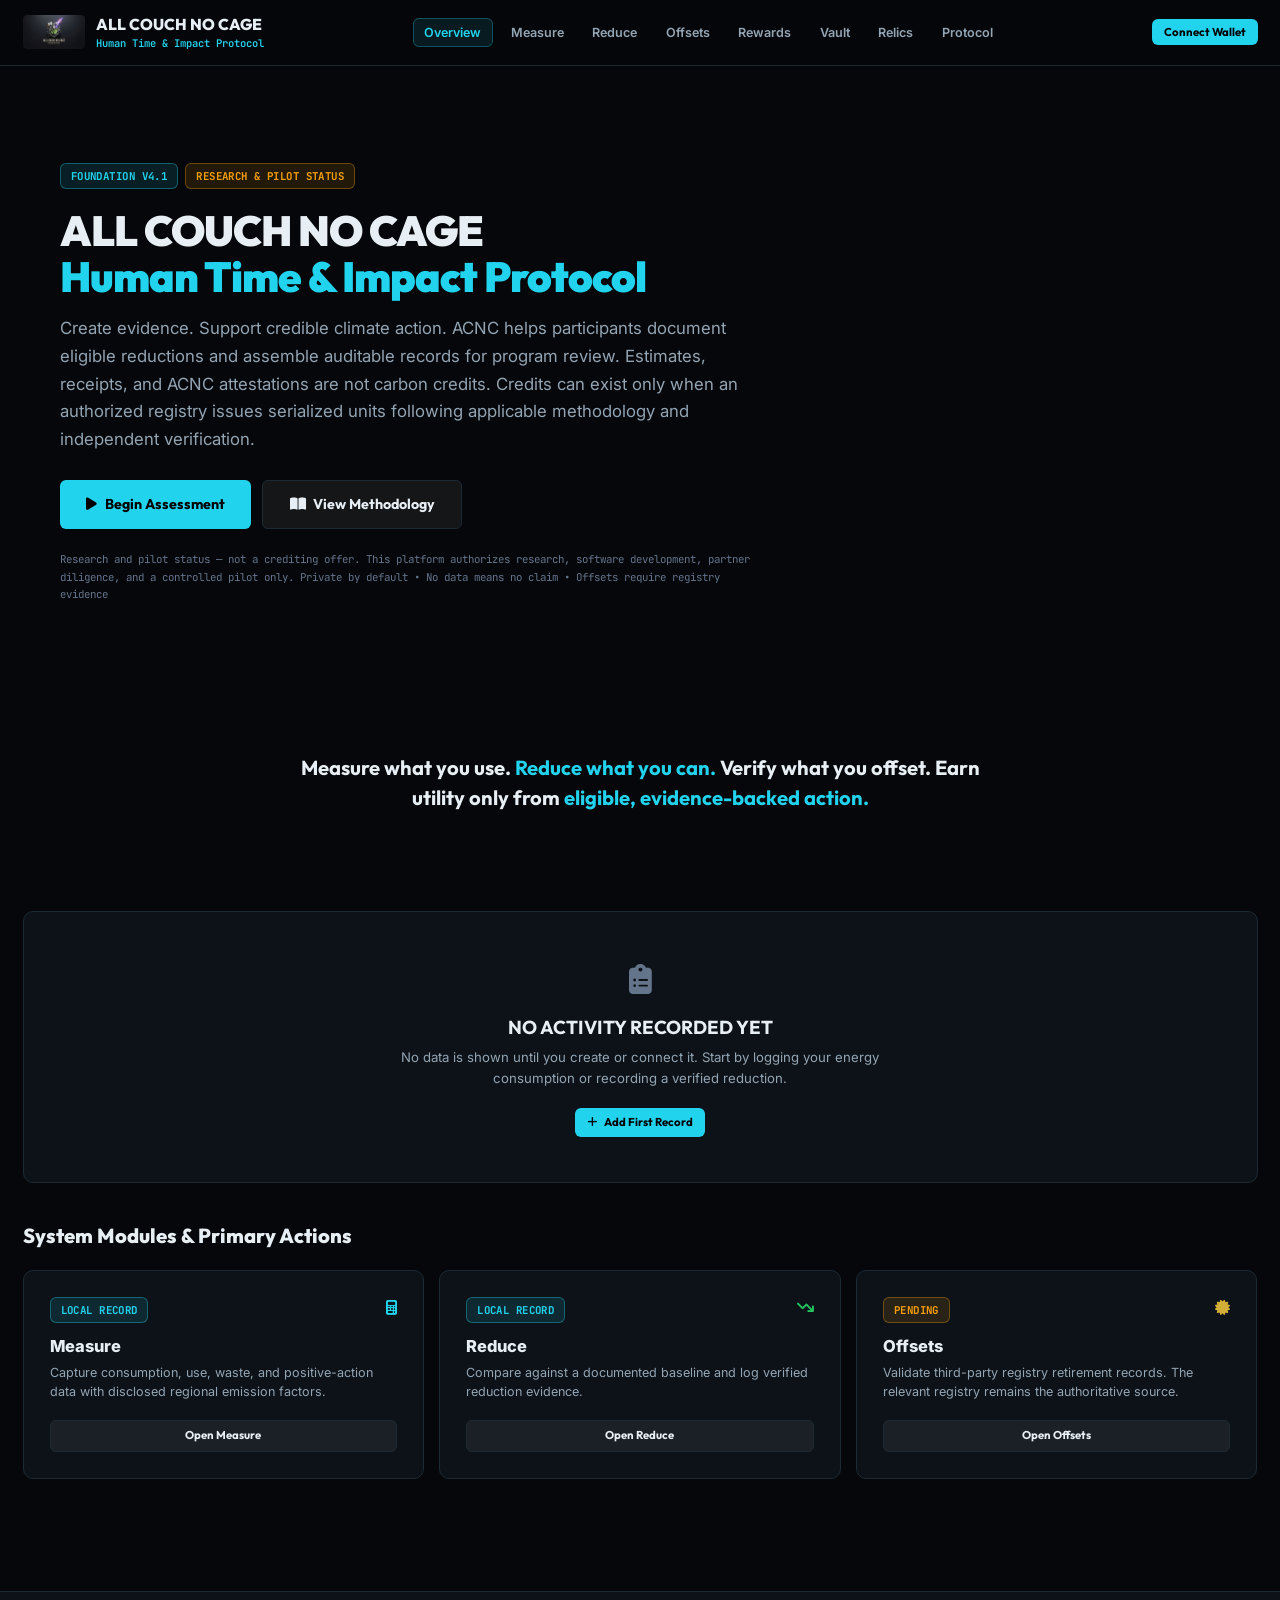
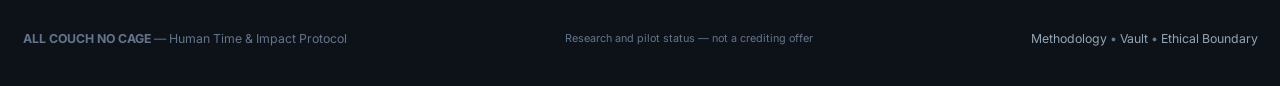
<file: apps/web/index.html>
<!DOCTYPE html>
<html lang="en">
<head>
  <meta charset="UTF-8" />
  <meta name="viewport" content="width=device-width, initial-scale=1.0" />
  <title>Overview — ALL COUCH NO CAGE</title>
  <meta name="description" content="Evidence-first human time, resource-use, reduction, and verified-offset ledger. Private by default." />
  
  <link rel="preconnect" href="https://fonts.googleapis.com" />
  <link rel="preconnect" href="https://fonts.gstatic.com" crossorigin />
  <link href="https://fonts.googleapis.com/css2?family=Outfit:wght@600;700;800;900&family=Inter:wght@400;500;600;700&family=JetBrains+Mono:wght@400;500;700&display=swap" rel="stylesheet" />
  <link rel="stylesheet" href="https://cdnjs.cloudflare.com/ajax/libs/font-awesome/6.4.0/css/all.min.css" />
  <link rel="stylesheet" href="assets/css/app.css" />
  <style>
    .video-hero {
      position: relative;
      width: 100%;
      border-radius: 16px;
      overflow: hidden;
      margin-bottom: 2.5rem;
      min-height: 420px;
    }
    .video-hero video {
      position: absolute;
      top: 0; left: 0;
      width: 100%; height: 100%;
      object-fit: cover;
      z-index: 0;
      opacity: 0.45;
    }
    .video-hero-overlay {
      position: relative;
      z-index: 1;
      padding: 4rem 2.5rem 3.5rem;
      background: linear-gradient(180deg, rgba(5,7,10,0.55) 0%, rgba(5,7,10,0.85) 100%);
    }
    .video-hero h1 {
      font-family: var(--font-display);
      font-size: 2.8rem;
      font-weight: 900;
      line-height: 1.1;
      margin-bottom: 1rem;
      letter-spacing: -1px;
    }
    .video-hero .hero-sub {
      font-size: 1.12rem;
      color: var(--text-secondary);
      max-width: 680px;
      line-height: 1.65;
      margin-bottom: 1.75rem;
    }
    .video-hero .hero-disclaimer {
      font-family: var(--font-mono);
      font-size: 0.72rem;
      color: var(--text-muted);
      margin-top: 1.5rem;
      line-height: 1.6;
      max-width: 700px;
    }
    .infinity-strip {
      position: relative;
      width: 100%;
      border-radius: 12px;
      overflow: hidden;
      margin-bottom: 2.5rem;
      height: 180px;
    }
    .infinity-strip video {
      position: absolute;
      top: 50%; left: 0;
      width: 100%;
      transform: translateY(-50%);
      object-fit: cover;
      opacity: 0.55;
    }
    .infinity-strip-overlay {
      position: relative;
      z-index: 1;
      display: flex;
      align-items: center;
      justify-content: center;
      height: 100%;
      background: linear-gradient(90deg, rgba(5,7,10,0.7) 0%, rgba(5,7,10,0.3) 50%, rgba(5,7,10,0.7) 100%);
      text-align: center;
      padding: 1rem;
    }
    .infinity-strip-overlay p {
      font-family: var(--font-display);
      font-size: 1.35rem;
      font-weight: 700;
      color: var(--text-primary);
      max-width: 700px;
      line-height: 1.5;
    }
    .infinity-strip-overlay p span {
      color: var(--status-local);
    }
    .controls-grid {
      display: grid;
      grid-template-columns: repeat(3, 1fr);
      gap: 1rem;
      margin-bottom: 2.5rem;
    }
    @media (max-width: 768px) {
      .video-hero h1 { font-size: 2rem; }
      .video-hero-overlay { padding: 2.5rem 1.5rem 2rem; }
      .controls-grid { grid-template-columns: 1fr; }
    }
  </style>
</head>
<body data-page="overview">

  <div class="ambient-glow glow-cyan"></div>
  <div class="ambient-glow glow-gold"></div>

  <!-- Header Navigation -->
  <header class="header-nav">
    <div class="nav-inner">
      <a href="index.html" class="brand-link">
        <img src="assets/images/official_logo.png" alt="Logo" class="brand-logo" />
        <div>
          <span class="brand-title">ALL COUCH NO CAGE</span>
          <span class="brand-subtitle">Human Time & Impact Protocol</span>
        </div>
      </a>

      <ul class="nav-menu">
        <li><a href="index.html" class="active">Overview</a></li>
        <li><a href="measure.html">Measure</a></li>
        <li><a href="reduce.html">Reduce</a></li>
        <li><a href="offsets.html">Offsets</a></li>
        <li><a href="rewards.html">Rewards</a></li>
        <li><a href="vault.html">Vault</a></li>
        <li><a href="relics.html">Relics</a></li>
        <li><a href="protocol.html">Protocol</a></li>
      </ul>

      <div>
        <button class="btn btn-primary btn-sm" id="globalWalletBtn">Connect Wallet</button>
      </div>
    </div>
  </header>

  <main class="main-content">
    
    <!-- Cinematic Video Hero -->
    <div class="video-hero">
      <video autoplay muted loop playsinline>
        <source src="assets/video/hero-cinematic.mp4" type="video/mp4" />
      </video>
      <div class="video-hero-overlay">
        <div style="display: flex; gap: 0.5rem; margin-bottom: 1.25rem; flex-wrap: wrap;">
          <span class="badge badge-local">FOUNDATION v4.1</span>
          <span class="badge badge-pending">RESEARCH & PILOT STATUS</span>
        </div>

        <h1>
          ALL COUCH NO CAGE<br />
          <span style="color: var(--status-local);">Human Time & Impact Protocol</span>
        </h1>

        <p class="hero-sub">
          Create evidence. Support credible climate action. ACNC helps participants document eligible reductions and assemble auditable records for program review. Estimates, receipts, and ACNC attestations are not carbon credits. Credits can exist only when an authorized registry issues serialized units following applicable methodology and independent verification.
        </p>

        <div style="display: flex; gap: 0.75rem; flex-wrap: wrap;">
          <a href="measure.html" class="btn btn-primary btn-lg">
            <i class="fa-solid fa-play"></i> Begin Assessment
          </a>
          <a href="protocol.html" class="btn btn-secondary btn-lg">
            <i class="fa-solid fa-book-open"></i> View Methodology
          </a>
        </div>

        <div class="hero-disclaimer">
          Research and pilot status — not a crediting offer. This platform authorizes research, software development, partner diligence, and a controlled pilot only. Private by default • No data means no claim • Offsets require registry evidence
        </div>
      </div>
    </div>

    <!-- Infinity Symbol Visual Strip -->
    <div class="infinity-strip">
      <video autoplay muted loop playsinline>
        <source src="assets/video/infinity-symbol.mp4" type="video/mp4" />
      </video>
      <div class="infinity-strip-overlay">
        <p>
          Measure what you use. <span>Reduce what you can.</span> Verify what you offset.
          Earn utility only from <span>eligible, evidence-backed action.</span>
        </p>
      </div>
    </div>

    <!-- Honest Default Empty State Banner -->
    <div id="overviewEmptyBanner" class="panel" style="text-align: center; padding: 3rem 1.5rem; margin-bottom: 2.5rem;">
      <div style="font-size: 2rem; color: var(--status-nodata); margin-bottom: 0.75rem;">
        <i class="fa-solid fa-clipboard-list"></i>
      </div>
      <h3 style="font-family: var(--font-display); font-size: 1.25rem; font-weight: 700; margin-bottom: 0.4rem;">
        NO ACTIVITY RECORDED YET
      </h3>
      <p style="color: var(--text-secondary); font-size: 0.88rem; max-width: 500px; margin: 0 auto 1.25rem; line-height: 1.6;">
        No data is shown until you create or connect it. Start by logging your energy consumption or recording a verified reduction.
      </p>
      <a href="measure.html" class="btn btn-primary btn-sm">
        <i class="fa-solid fa-plus"></i> Add First Record
      </a>
    </div>

    <!-- Summary Grid (Appears only after records exist) -->
    <div id="overviewSummaryGrid" class="grid-4" style="display: none; margin-bottom: 2.5rem;">
      <div class="panel">
        <div class="form-label">Focus Points</div>
        <div style="font-size: 1.8rem; font-weight: 800; font-family: var(--font-mono); color: var(--status-local);" id="overviewFocusPts">0</div>
        <div style="font-size: 0.72rem; color: var(--text-muted); margin-top: 0.25rem;">Deep work & learning</div>
      </div>

      <div class="panel">
        <div class="form-label">Impact Points</div>
        <div style="font-size: 1.8rem; font-weight: 800; font-family: var(--font-mono); color: var(--status-live);" id="overviewImpactPts">0</div>
        <div style="font-size: 0.72rem; color: var(--text-muted); margin-top: 0.25rem;">Documented reductions</div>
      </div>

      <div class="panel">
        <div class="form-label">Contribution Points</div>
        <div style="font-size: 1.8rem; font-weight: 800; font-family: var(--font-mono); color: var(--status-verified);" id="overviewOffsetPts">0</div>
        <div style="font-size: 0.72rem; color: var(--text-muted); margin-top: 0.25rem;">Registry-confirmed retirements</div>
      </div>

      <div class="panel">
        <div class="form-label">Eligible VTIME</div>
        <div style="font-size: 1.8rem; font-weight: 800; font-family: var(--font-mono); color: var(--status-local);" id="overviewVTime">0.00 VTIME</div>
        <div style="font-size: 0.72rem; color: var(--text-muted); margin-top: 0.25rem;">Closed-loop utility credit (not a carbon credit)</div>
      </div>
    </div>

    <!-- System Modules -->
    <h2 style="font-family: var(--font-display); font-size: 1.35rem; font-weight: 800; margin-bottom: 1.25rem;">
      System Modules & Primary Actions
    </h2>

    <div class="controls-grid">
      <div class="panel">
        <div style="display: flex; justify-content: space-between; margin-bottom: 0.75rem;">
          <span class="badge badge-local">LOCAL RECORD</span>
          <span style="color: var(--status-local);"><i class="fa-solid fa-calculator"></i></span>
        </div>
        <h3 style="font-size: 1.1rem; font-weight: 800; margin-bottom: 0.35rem;">Measure</h3>
        <p style="font-size: 0.84rem; color: var(--text-secondary); margin-bottom: 1.25rem;">
          Capture consumption, use, waste, and positive-action data with disclosed regional emission factors.
        </p>
        <a href="measure.html" class="btn btn-secondary btn-sm" style="width: 100%;">Open Measure</a>
      </div>

      <div class="panel">
        <div style="display: flex; justify-content: space-between; margin-bottom: 0.75rem;">
          <span class="badge badge-local">LOCAL RECORD</span>
          <span style="color: var(--status-live);"><i class="fa-solid fa-arrow-trend-down"></i></span>
        </div>
        <h3 style="font-size: 1.1rem; font-weight: 800; margin-bottom: 0.35rem;">Reduce</h3>
        <p style="font-size: 0.84rem; color: var(--text-secondary); margin-bottom: 1.25rem;">
          Compare against a documented baseline and log verified reduction evidence.
        </p>
        <a href="reduce.html" class="btn btn-secondary btn-sm" style="width: 100%;">Open Reduce</a>
      </div>

      <div class="panel">
        <div style="display: flex; justify-content: space-between; margin-bottom: 0.75rem;">
          <span class="badge badge-pending">PENDING</span>
          <span style="color: var(--status-verified);"><i class="fa-solid fa-certificate"></i></span>
        </div>
        <h3 style="font-size: 1.1rem; font-weight: 800; margin-bottom: 0.35rem;">Offsets</h3>
        <p style="font-size: 0.84rem; color: var(--text-secondary); margin-bottom: 1.25rem;">
          Validate third-party registry retirement records. The relevant registry remains the authoritative source.
        </p>
        <a href="offsets.html" class="btn btn-secondary btn-sm" style="width: 100%;">Open Offsets</a>
      </div>
    </div>

  </main>

  <footer class="footer">
    <div style="max-width: 1280px; margin: 0 auto; display: flex; justify-content: space-between; align-items: center; flex-wrap: wrap; gap: 1rem;">
      <div>
        <strong>ALL COUCH NO CAGE</strong> — Human Time & Impact Protocol
      </div>
      <div style="font-size: 0.72rem; color: var(--text-muted);">
        Research and pilot status — not a crediting offer
      </div>
      <div>
        <a href="protocol.html">Methodology</a> • <a href="vault.html">Vault</a> • <a href="docs/ACNC_ETHICAL_BOUNDARIES_v0.1.md">Ethical Boundary</a>
      </div>
    </div>
  </footer>

  <script src="assets/js/state.js"></script>
  <script src="assets/js/receipts.js"></script>
  <script src="assets/js/wallet.js"></script>
  <script src="assets/js/app.js"></script>
</body>
</html>
</file>
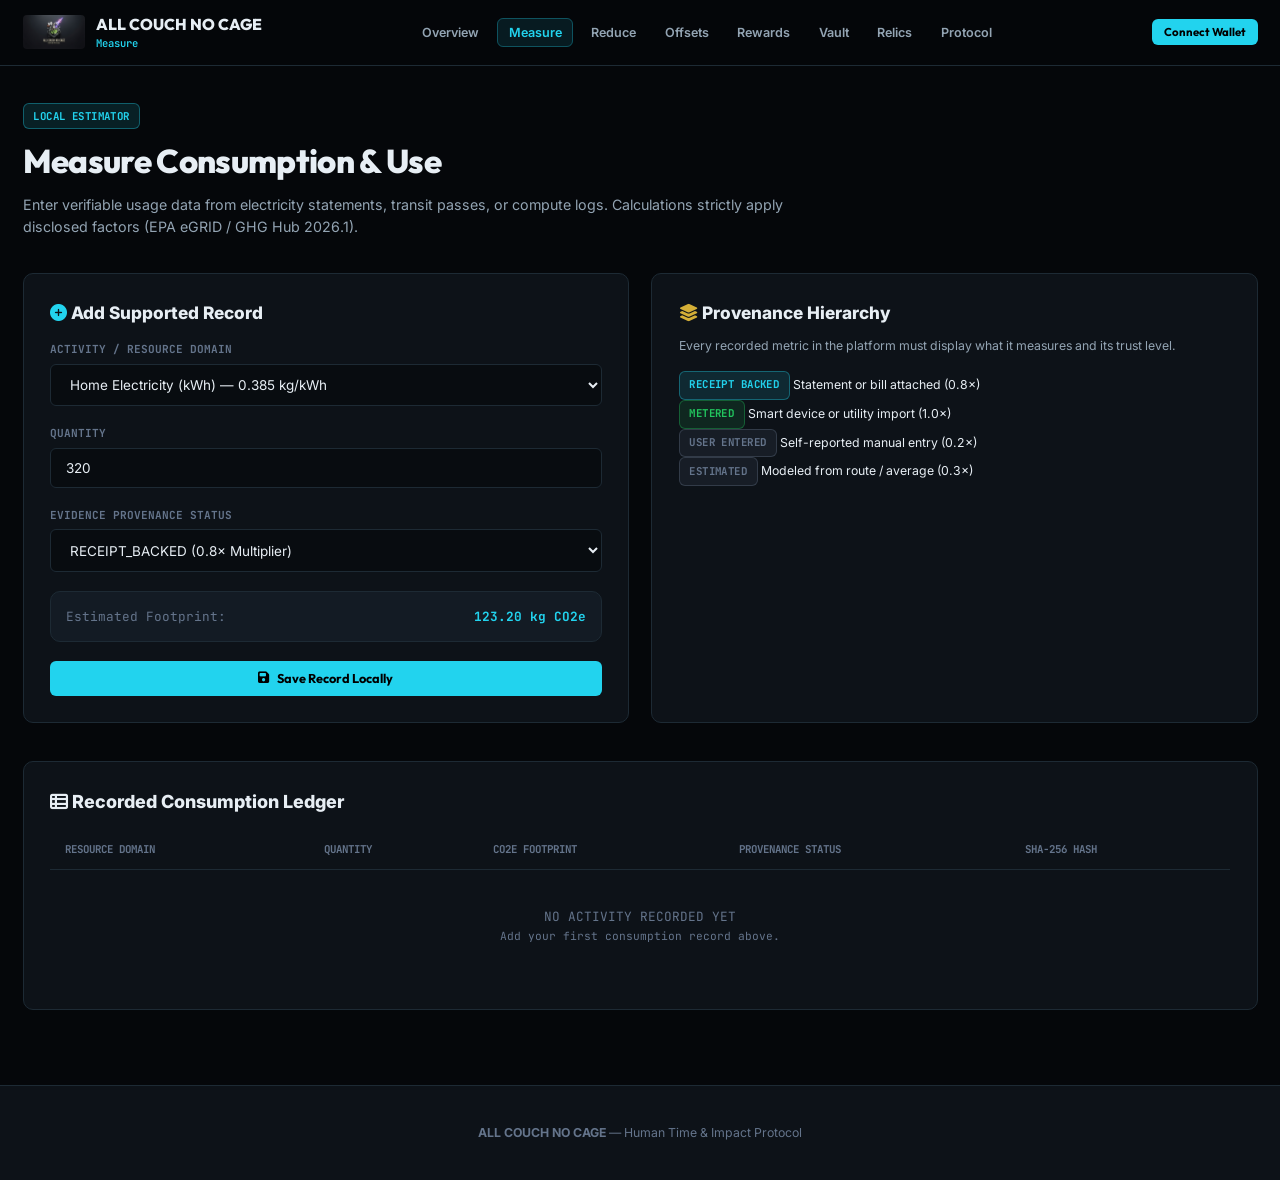
<file: apps/web/measure.html>
<!DOCTYPE html>
<html lang="en">
<head>
  <meta charset="UTF-8" />
  <meta name="viewport" content="width=device-width, initial-scale=1.0" />
  <title>Measure — ALL COUCH NO CAGE</title>
  <meta name="description" content="Capture consumption, use, waste, and positive-action data with disclosed regional emission factors." />
  
  <link rel="preconnect" href="https://fonts.googleapis.com" />
  <link rel="preconnect" href="https://fonts.gstatic.com" crossorigin />
  <link href="https://fonts.googleapis.com/css2?family=Outfit:wght@600;700;800;900&family=Inter:wght@400;500;600;700&family=JetBrains+Mono:wght@400;500;700&display=swap" rel="stylesheet" />
  <link rel="stylesheet" href="https://cdnjs.cloudflare.com/ajax/libs/font-awesome/6.4.0/css/all.min.css" />
  <link rel="stylesheet" href="assets/css/app.css" />
</head>
<body data-page="measure">

  <div class="ambient-glow glow-cyan"></div>

  <!-- Navigation -->
  <header class="header-nav">
    <div class="nav-inner">
      <a href="index.html" class="brand-link">
        <img src="assets/images/official_logo.png" alt="Logo" class="brand-logo" />
        <div>
          <span class="brand-title">ALL COUCH NO CAGE</span>
          <span class="brand-subtitle">Measure</span>
        </div>
      </a>

      <ul class="nav-menu">
        <li><a href="index.html">Overview</a></li>
        <li><a href="measure.html" class="active">Measure</a></li>
        <li><a href="reduce.html">Reduce</a></li>
        <li><a href="offsets.html">Offsets</a></li>
        <li><a href="rewards.html">Rewards</a></li>
        <li><a href="vault.html">Vault</a></li>
        <li><a href="relics.html">Relics</a></li>
        <li><a href="protocol.html">Protocol</a></li>
      </ul>

      <div>
        <button class="btn btn-primary btn-sm" id="globalWalletBtn">Connect Wallet</button>
      </div>
    </div>
  </header>

  <main class="main-content">
    <div class="page-intro">
      <div style="margin-bottom: 0.5rem;"><span class="badge badge-local">LOCAL ESTIMATOR</span></div>
      <h1 class="page-heading">Measure Consumption & Use</h1>
      <p class="page-subtext">
        Enter verifiable usage data from electricity statements, transit passes, or compute logs. Calculations strictly apply disclosed factors (EPA eGRID / GHG Hub 2026.1).
      </p>
    </div>

    <!-- Measure Input Form Panel -->
    <div class="grid-2" style="margin-bottom: 2.5rem;">
      <div class="panel">
        <h3 style="font-size: 1.15rem; font-weight: 800; margin-bottom: 1rem;">
          <i class="fa-solid fa-plus-circle" style="color: var(--status-local);"></i> Add Supported Record
        </h3>

        <div class="form-group">
          <label class="form-label">Activity / Resource Domain</label>
          <select id="measureDomainSelect" class="form-control">
            <option value="electricity_kwh" selected>Home Electricity (kWh) — 0.385 kg/kWh</option>
            <option value="gasoline_car_mile">Gasoline Car Travel (Miles) — 0.404 kg/mi</option>
            <option value="transit_bus_mile">Public Transit Bus/Rail (Miles) — 0.140 kg/mi</option>
            <option value="food_waste_kg">Food Waste to Landfill (kg) — 2.500 kg/kg</option>
            <option value="cloud_gpu_hour">Cloud GPU Compute (Hours) — 0.180 kg/hr</option>
          </select>
        </div>

        <div class="form-group">
          <label class="form-label">Quantity</label>
          <input type="number" id="measureQtyInput" class="form-control" value="320" min="0.1" step="any" />
        </div>

        <div class="form-group">
          <label class="form-label">Evidence Provenance Status</label>
          <select id="measureProofSelect" class="form-control">
            <option value="RECEIPT_BACKED" selected>RECEIPT_BACKED (0.8× Multiplier)</option>
            <option value="USER_ENTERED">USER_ENTERED (0.2× Multiplier)</option>
            <option value="METERED">METERED (1.0× Multiplier)</option>
            <option value="ESTIMATED">ESTIMATED (0.3× Multiplier)</option>
          </select>
        </div>

        <div class="panel panel-elevated" style="margin-bottom: 1.25rem; padding: 1rem;">
          <div style="display: flex; justify-content: space-between; font-family: var(--font-mono); font-size: 0.85rem;">
            <span style="color: var(--text-muted);">Estimated Footprint:</span>
            <strong style="color: var(--status-local);" id="measureCalculatedCo2">123.20 kg CO2e</strong>
          </div>
        </div>

        <button class="btn btn-primary" id="measureAddBtn" style="width: 100%;">
          <i class="fa-solid fa-floppy-disk"></i> Save Record Locally
        </button>
      </div>

      <!-- Provenance Hierarchy Legend -->
      <div class="panel">
        <h3 style="font-size: 1.15rem; font-weight: 800; margin-bottom: 0.75rem;">
          <i class="fa-solid fa-layer-group" style="color: var(--status-verified);"></i> Provenance Hierarchy
        </h3>
        <p style="font-size: 0.82rem; color: var(--text-secondary); margin-bottom: 1rem; line-height: 1.5;">
          Every recorded metric in the platform must display what it measures and its trust level.
        </p>

        <ul style="list-style: none; font-size: 0.82rem; line-height: 1.8;">
          <li><span class="badge badge-local">RECEIPT BACKED</span> Statement or bill attached (0.8×)</li>
          <li><span class="badge badge-live">METERED</span> Smart device or utility import (1.0×)</li>
          <li><span class="badge badge-nodata">USER ENTERED</span> Self-reported manual entry (0.2×)</li>
          <li><span class="badge badge-nodata">ESTIMATED</span> Modeled from route / average (0.3×)</li>
        </ul>
      </div>
    </div>

    <!-- Activity Ledger Table -->
    <div class="panel">
      <h3 style="font-size: 1.2rem; font-weight: 800; margin-bottom: 1rem;">
        <i class="fa-solid fa-table-list"></i> Recorded Consumption Ledger
      </h3>

      <div class="table-responsive">
        <table class="data-table">
          <thead>
            <tr>
              <th>Resource Domain</th>
              <th>Quantity</th>
              <th>CO2e Footprint</th>
              <th>Provenance Status</th>
              <th>SHA-256 Hash</th>
            </tr>
          </thead>
          <tbody id="measureTableBody"></tbody>
        </table>
      </div>

      <div id="measureEmptyNotice" style="text-align: center; padding: 2.5rem; color: var(--text-muted); font-family: var(--font-mono); font-size: 0.85rem;">
        NO ACTIVITY RECORDED YET<br />
        <span style="font-size: 0.75rem;">Add your first consumption record above.</span>
      </div>
    </div>
  </main>

  <footer class="footer">
    <div><strong>ALL COUCH NO CAGE</strong> — Human Time & Impact Protocol</div>
  </footer>

  <script src="assets/js/state.js"></script>
  <script src="assets/js/receipts.js"></script>
  <script src="assets/js/wallet.js"></script>
  <script src="assets/js/app.js"></script>
</body>
</html>
</file>
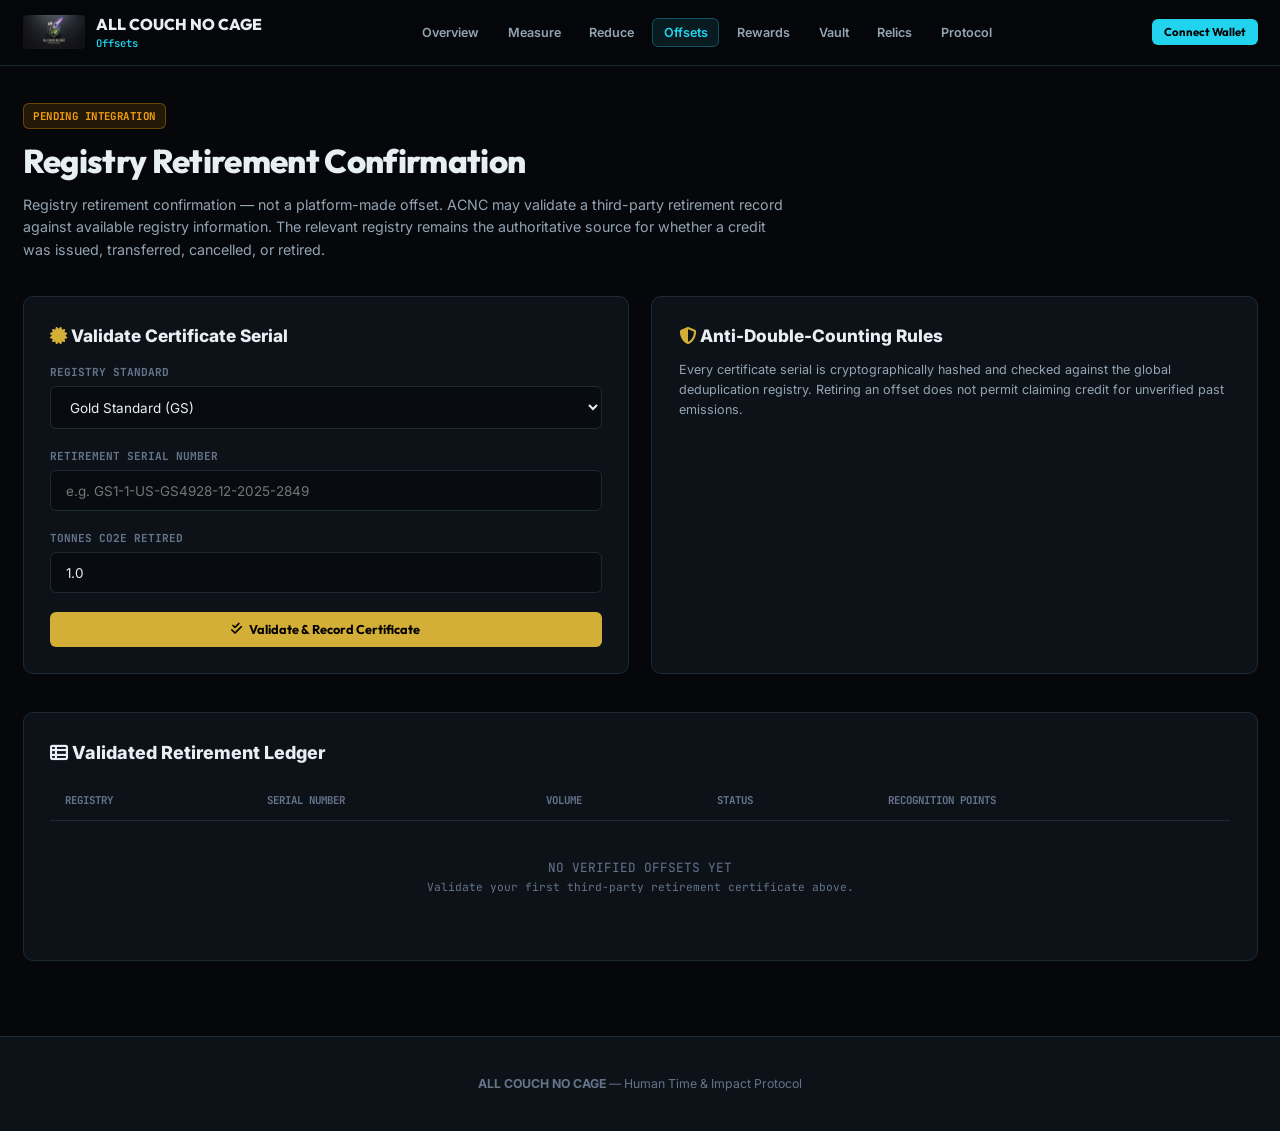
<file: apps/web/offsets.html>
<!DOCTYPE html>
<html lang="en">
<head>
  <meta charset="UTF-8" />
  <meta name="viewport" content="width=device-width, initial-scale=1.0" />
  <title>Offsets — ALL COUCH NO CAGE</title>
  <meta name="description" content="Validate third-party registry retirement certificates." />
  
  <link rel="preconnect" href="https://fonts.googleapis.com" />
  <link rel="preconnect" href="https://fonts.gstatic.com" crossorigin />
  <link href="https://fonts.googleapis.com/css2?family=Outfit:wght@600;700;800;900&family=Inter:wght@400;500;600;700&family=JetBrains+Mono:wght@400;500;700&display=swap" rel="stylesheet" />
  <link rel="stylesheet" href="https://cdnjs.cloudflare.com/ajax/libs/font-awesome/6.4.0/css/all.min.css" />
  <link rel="stylesheet" href="assets/css/app.css" />
</head>
<body data-page="offsets">

  <div class="ambient-glow glow-gold"></div>

  <header class="header-nav">
    <div class="nav-inner">
      <a href="index.html" class="brand-link">
        <img src="assets/images/official_logo.png" alt="Logo" class="brand-logo" />
        <div>
          <span class="brand-title">ALL COUCH NO CAGE</span>
          <span class="brand-subtitle">Offsets</span>
        </div>
      </a>

      <ul class="nav-menu">
        <li><a href="index.html">Overview</a></li>
        <li><a href="measure.html">Measure</a></li>
        <li><a href="reduce.html">Reduce</a></li>
        <li><a href="offsets.html" class="active">Offsets</a></li>
        <li><a href="rewards.html">Rewards</a></li>
        <li><a href="vault.html">Vault</a></li>
        <li><a href="relics.html">Relics</a></li>
        <li><a href="protocol.html">Protocol</a></li>
      </ul>

      <div>
        <button class="btn btn-primary btn-sm" id="globalWalletBtn">Connect Wallet</button>
      </div>
    </div>
  </header>

  <main class="main-content">
    <div class="page-intro">
      <div style="margin-bottom: 0.5rem;"><span class="badge badge-pending">PENDING INTEGRATION</span></div>
      <h1 class="page-heading">Registry Retirement Confirmation</h1>
      <p class="page-subtext">
        Registry retirement confirmation — not a platform-made offset. ACNC may validate a third-party retirement record against available registry information. The relevant registry remains the authoritative source for whether a credit was issued, transferred, cancelled, or retired.
      </p>
    </div>

    <!-- Offset Form -->
    <div class="grid-2" style="margin-bottom: 2.5rem;">
      <div class="panel">
        <h3 style="font-size: 1.15rem; font-weight: 800; margin-bottom: 1rem;">
          <i class="fa-solid fa-certificate" style="color: var(--status-verified);"></i> Validate Certificate Serial
        </h3>

        <div class="form-group">
          <label class="form-label">Registry Standard</label>
          <select id="offsetRegistrySelect" class="form-control">
            <option value="Gold Standard" selected>Gold Standard (GS)</option>
            <option value="Verra VCS">Verra Verified Carbon Standard (VCS)</option>
            <option value="Puro.earth">Puro.earth (CORC Removal)</option>
            <option value="Climate Action Reserve">Climate Action Reserve (CAR)</option>
            <option value="American Carbon Registry">American Carbon Registry (ACR)</option>
          </select>
        </div>

        <div class="form-group">
          <label class="form-label">Retirement Serial Number</label>
          <input type="text" id="offsetSerialInput" class="form-control" placeholder="e.g. GS1-1-US-GS4928-12-2025-2849" />
        </div>

        <div class="form-group">
          <label class="form-label">Tonnes CO2e Retired</label>
          <input type="number" id="offsetTonnesInput" class="form-control" value="1.0" min="0.1" step="any" />
        </div>

        <button class="btn btn-gold" id="offsetAddBtn" style="width: 100%;">
          <i class="fa-solid fa-check-double"></i> Validate & Record Certificate
        </button>
      </div>

      <div class="panel">
        <h3 style="font-size: 1.15rem; font-weight: 800; margin-bottom: 0.75rem;">
          <i class="fa-solid fa-shield-halved" style="color: var(--status-verified);"></i> Anti-Double-Counting Rules
        </h3>
        <p style="font-size: 0.84rem; color: var(--text-secondary); line-height: 1.6;">
          Every certificate serial is cryptographically hashed and checked against the global deduplication registry. Retiring an offset does not permit claiming credit for unverified past emissions.
        </p>
      </div>
    </div>

    <!-- Offset Ledger Table -->
    <div class="panel">
      <h3 style="font-size: 1.2rem; font-weight: 800; margin-bottom: 1rem;">
        <i class="fa-solid fa-table-list"></i> Validated Retirement Ledger
      </h3>

      <div class="table-responsive">
        <table class="data-table">
          <thead>
            <tr>
              <th>Registry</th>
              <th>Serial Number</th>
              <th>Volume</th>
              <th>Status</th>
              <th>Recognition Points</th>
            </tr>
          </thead>
          <tbody id="offsetTableBody"></tbody>
        </table>
      </div>

      <div id="offsetEmptyNotice" style="text-align: center; padding: 2.5rem; color: var(--text-muted); font-family: var(--font-mono); font-size: 0.85rem;">
        NO VERIFIED OFFSETS YET<br />
        <span style="font-size: 0.75rem;">Validate your first third-party retirement certificate above.</span>
      </div>
    </div>
  </main>

  <footer class="footer">
    <div><strong>ALL COUCH NO CAGE</strong> — Human Time & Impact Protocol</div>
  </footer>

  <script src="assets/js/state.js"></script>
  <script src="assets/js/receipts.js"></script>
  <script src="assets/js/wallet.js"></script>
  <script src="assets/js/app.js"></script>
</body>
</html>
</file>
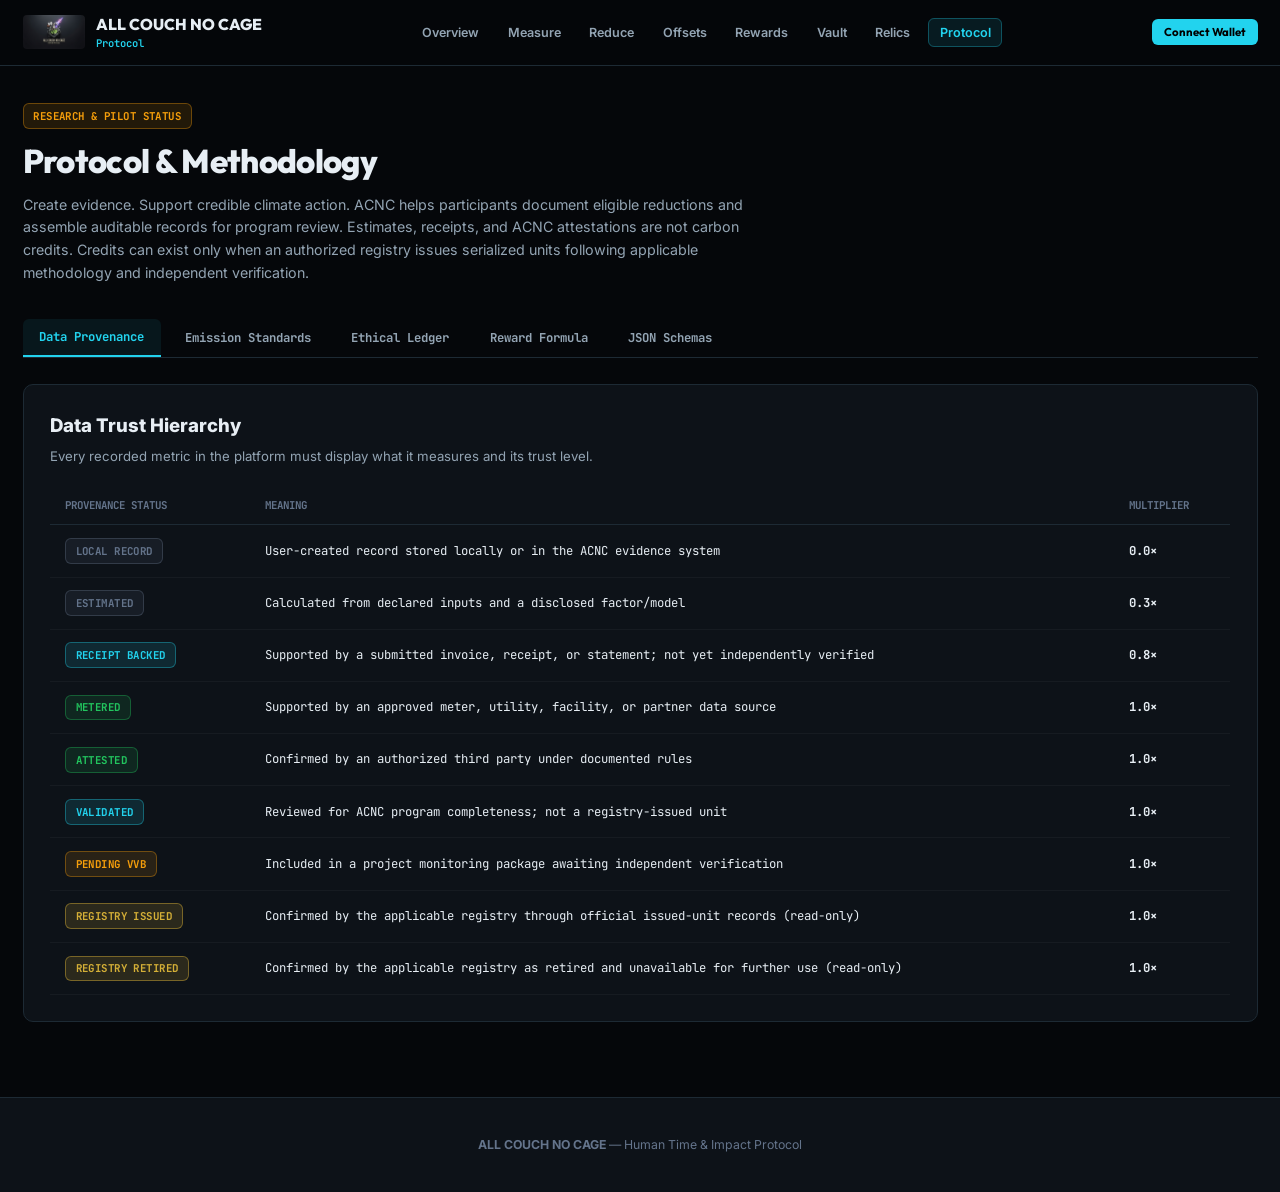
<file: apps/web/protocol.html>
<!DOCTYPE html>
<html lang="en">
<head>
  <meta charset="UTF-8" />
  <meta name="viewport" content="width=device-width, initial-scale=1.0" />
  <title>Protocol — ALL COUCH NO CAGE</title>
  <meta name="description" content="Methodology, policy, schemas, security, and contract specifications." />
  
  <link rel="preconnect" href="https://fonts.googleapis.com" />
  <link rel="preconnect" href="https://fonts.gstatic.com" crossorigin />
  <link href="https://fonts.googleapis.com/css2?family=Outfit:wght@600;700;800;900&family=Inter:wght@400;500;600;700&family=JetBrains+Mono:wght@400;500;700&display=swap" rel="stylesheet" />
  <link rel="stylesheet" href="https://cdnjs.cloudflare.com/ajax/libs/font-awesome/6.4.0/css/all.min.css" />
  <link rel="stylesheet" href="assets/css/app.css" />
</head>
<body data-page="protocol">

  <div class="ambient-glow glow-cyan"></div>

  <header class="header-nav">
    <div class="nav-inner">
      <a href="index.html" class="brand-link">
        <img src="assets/images/official_logo.png" alt="Logo" class="brand-logo" />
        <div>
          <span class="brand-title">ALL COUCH NO CAGE</span>
          <span class="brand-subtitle">Protocol</span>
        </div>
      </a>

      <ul class="nav-menu">
        <li><a href="index.html">Overview</a></li>
        <li><a href="measure.html">Measure</a></li>
        <li><a href="reduce.html">Reduce</a></li>
        <li><a href="offsets.html">Offsets</a></li>
        <li><a href="rewards.html">Rewards</a></li>
        <li><a href="vault.html">Vault</a></li>
        <li><a href="relics.html">Relics</a></li>
        <li><a href="protocol.html" class="active">Protocol</a></li>
      </ul>

      <div>
        <button class="btn btn-primary btn-sm" id="globalWalletBtn">Connect Wallet</button>
      </div>
    </div>
  </header>

  <main class="main-content">
    <div class="page-intro">
      <div style="margin-bottom: 0.5rem;"><span class="badge badge-pending">RESEARCH & PILOT STATUS</span></div>
      <h1 class="page-heading">Protocol & Methodology</h1>
      <p class="page-subtext">
        Create evidence. Support credible climate action. ACNC helps participants document eligible reductions and assemble auditable records for program review. Estimates, receipts, and ACNC attestations are not carbon credits. Credits can exist only when an authorized registry issues serialized units following applicable methodology and independent verification.
      </p>
    </div>

    <!-- Tabs Bar -->
    <div class="tabs-bar">
      <button class="tab-link active" data-target="tab-provenance">Data Provenance</button>
      <button class="tab-link" data-target="tab-factors">Emission Standards</button>
      <button class="tab-link" data-target="tab-ethical">Ethical Ledger</button>
      <button class="tab-link" data-target="tab-policy">Reward Formula</button>
      <button class="tab-link" data-target="tab-schemas">JSON Schemas</button>
    </div>

    <!-- Tab 1: Provenance -->
    <div id="tab-provenance" class="tab-content active">
      <div class="panel">
        <h3 style="font-size: 1.25rem; font-weight: 800; margin-bottom: 0.5rem;">Data Trust Hierarchy</h3>
        <p style="font-size: 0.88rem; color: var(--text-secondary); margin-bottom: 1.25rem;">
          Every recorded metric in the platform must display what it measures and its trust level.
        </p>

        <div class="table-responsive">
          <table class="data-table">
            <thead>
              <tr>
                <th>Provenance Status</th>
                <th>Meaning</th>
                <th>Multiplier</th>
              </tr>
            </thead>
            <tbody>
              <tr>
                <td><span class="badge badge-nodata">LOCAL RECORD</span></td>
                <td>User-created record stored locally or in the ACNC evidence system</td>
                <td><strong>0.0×</strong></td>
              </tr>
              <tr>
                <td><span class="badge badge-nodata">ESTIMATED</span></td>
                <td>Calculated from declared inputs and a disclosed factor/model</td>
                <td><strong>0.3×</strong></td>
              </tr>
              <tr>
                <td><span class="badge badge-local">RECEIPT BACKED</span></td>
                <td>Supported by a submitted invoice, receipt, or statement; not yet independently verified</td>
                <td><strong>0.8×</strong></td>
              </tr>
              <tr>
                <td><span class="badge badge-live">METERED</span></td>
                <td>Supported by an approved meter, utility, facility, or partner data source</td>
                <td><strong>1.0×</strong></td>
              </tr>
              <tr>
                <td><span class="badge badge-live">ATTESTED</span></td>
                <td>Confirmed by an authorized third party under documented rules</td>
                <td><strong>1.0×</strong></td>
              </tr>
              <tr>
                <td><span class="badge badge-local">VALIDATED</span></td>
                <td>Reviewed for ACNC program completeness; not a registry-issued unit</td>
                <td><strong>1.0×</strong></td>
              </tr>
              <tr>
                <td><span class="badge badge-pending">PENDING VVB</span></td>
                <td>Included in a project monitoring package awaiting independent verification</td>
                <td><strong>1.0×</strong></td>
              </tr>
              <tr>
                <td><span class="badge badge-verified">REGISTRY ISSUED</span></td>
                <td>Confirmed by the applicable registry through official issued-unit records (read-only)</td>
                <td><strong>1.0×</strong></td>
              </tr>
              <tr>
                <td><span class="badge badge-verified">REGISTRY RETIRED</span></td>
                <td>Confirmed by the applicable registry as retired and unavailable for further use (read-only)</td>
                <td><strong>1.0×</strong></td>
              </tr>
            </tbody>
          </table>
        </div>
      </div>
    </div>

    <!-- Tab 2: Emission Standards -->
    <div id="tab-factors" class="tab-content">
      <div class="panel">
        <h3 style="font-size: 1.25rem; font-weight: 800; margin-bottom: 0.5rem;">Disclosed Emissions Factors (v2026.1)</h3>
        <p style="font-size: 0.88rem; color: var(--text-secondary); margin-bottom: 1.25rem;">
          Standardized calculation constants published by the EPA, IPCC, and international bodies.
        </p>

        <div class="table-responsive">
          <table class="data-table">
            <thead>
              <tr>
                <th>Domain</th>
                <th>Factor</th>
                <th>Unit</th>
                <th>Source</th>
              </tr>
            </thead>
            <tbody>
              <tr>
                <td>Home Electricity</td>
                <td><strong>0.385</strong></td>
                <td>kg CO2e / kWh</td>
                <td>EPA eGRID 2024</td>
              </tr>
              <tr>
                <td>Natural Gas</td>
                <td><strong>2.020</strong></td>
                <td>kg CO2e / therm</td>
                <td>EPA GHG Factors Hub</td>
              </tr>
              <tr>
                <td>Municipal Water</td>
                <td><strong>0.003</strong></td>
                <td>kg CO2e / gallon</td>
                <td>Water Research Foundation</td>
              </tr>
              <tr>
                <td>Gasoline Vehicle</td>
                <td><strong>0.404</strong></td>
                <td>kg CO2e / mile</td>
                <td>EPA GHG Factors Hub</td>
              </tr>
              <tr>
                <td>Public Transit</td>
                <td><strong>0.140</strong></td>
                <td>kg CO2e / passenger-mile</td>
                <td>DOT FTA NTD</td>
              </tr>
              <tr>
                <td>Food Waste Landfill</td>
                <td><strong>2.500</strong></td>
                <td>kg CO2e / kg</td>
                <td>EPA WARM Model</td>
              </tr>
              <tr>
                <td>Cloud GPU Compute</td>
                <td><strong>0.180</strong></td>
                <td>kg CO2e / hour</td>
                <td>Provider Disclosures</td>
              </tr>
            </tbody>
          </table>
        </div>
      </div>
    </div>

    <!-- Tab 3: Ethical Ledger -->
    <div id="tab-ethical" class="tab-content">
      <div class="panel">
        <h3 style="font-size: 1.25rem; font-weight: 800; margin-bottom: 0.5rem;">Non-Biological Ethical Ledger</h3>
        <p style="font-size: 0.88rem; color: var(--text-secondary); margin-bottom: 1.25rem;">
          Human existence is treated as sovereign positive value, never an ecological debt.
        </p>

        <div class="grid-2">
          <div class="panel panel-elevated" style="border-left: 3px solid var(--status-live);">
            <h4 style="color: var(--status-live); margin-bottom: 0.5rem;"><i class="fa-solid fa-circle-check"></i> What We Measure & Reward</h4>
            <ul style="padding-left: 1.25rem; font-size: 0.84rem; color: var(--text-secondary); line-height: 1.8;">
              <li>Focused deep work and skill acquisition</li>
              <li>Caregiving, mentorship, and teaching</li>
              <li>Community volunteer service</li>
              <li>Physical hardware repair and reuse</li>
              <li>Metered energy and transit reductions</li>
            </ul>
          </div>

          <div class="panel panel-elevated" style="border-left: 3px solid var(--status-rejected);">
            <h4 style="color: var(--status-rejected); margin-bottom: 0.5rem;"><i class="fa-solid fa-ban"></i> What We Never Charge</h4>
            <ul style="padding-left: 1.25rem; font-size: 0.84rem; color: var(--text-secondary); line-height: 1.8;">
              <li>Respiration or oxygen intake</li>
              <li>Basal metabolism or caloric needs</li>
              <li>Bodily existence and sleep</li>
              <li>Basic water and food needs</li>
              <li>Disability or medical device requirements</li>
            </ul>
          </div>
        </div>
      </div>
    </div>

    <!-- Tab 4: Reward Formula -->
    <div id="tab-policy" class="tab-content">
      <div class="panel">
        <h3 style="font-size: 1.25rem; font-weight: 800; margin-bottom: 0.5rem;">Reward Issuance Equation</h3>
        <p style="font-size: 0.88rem; color: var(--text-secondary); margin-bottom: 1.25rem;">
          Utility credits are calculated deterministically under published policy caps.
        </p>

        <div class="panel panel-elevated" style="text-align: center; font-family: var(--font-mono); font-size: 0.95rem; color: var(--status-verified); margin-bottom: 1.25rem;">
          VTIME Issued = min( base_reward × evidence_multiplier × policy_multiplier, category_cap, daily_cap )
        </div>

        <ul style="padding-left: 1.25rem; font-size: 0.85rem; color: var(--text-secondary); line-height: 1.8;">
          <li>Daily Focus Cap: 50 VTIME</li>
          <li>Daily Impact Reduction Cap: 50 VTIME</li>
          <li>Daily Contribution Cap: 50 VTIME</li>
          <li>Daily Account Maximum: 200 VTIME</li>
        </ul>
      </div>
    </div>

    <!-- Tab 5: JSON Schemas -->
    <div id="tab-schemas" class="tab-content">
      <div class="panel">
        <h3 style="font-size: 1.25rem; font-weight: 800; margin-bottom: 0.5rem;">Canonical Data Schemas</h3>
        <p style="font-size: 0.88rem; color: var(--text-secondary); margin-bottom: 1.25rem;">
          Published JSON schema formats enforcing evidence digests and provenance data.
        </p>

        <pre style="background: #000; border: 1px solid var(--border-subtle); padding: 1rem; border-radius: var(--radius-sm); font-family: var(--font-mono); font-size: 0.78rem; color: var(--status-local); overflow-x: auto;">
{
  "recordId": "rec_8ace92e4",
  "category": "home_electricity",
  "quantity": 320,
  "unit": "kWh",
  "periodStart": "2026-08-01",
  "periodEnd": "2026-08-31",
  "dataStatus": "RECEIPT_BACKED",
  "evidenceHash": "sha256:7f83b1657ff1fc53b92dc18148a1d65dfc2d4b1fa3d677284addd200126d9069",
  "factorSource": "EPA eGRID 2024",
  "factorVersion": "2026.1",
  "calculationVersion": "impact-v1",
  "co2eKgEstimate": 123.20,
  "rewardStatus": "PENDING"
}</pre>
      </div>
    </div>
  </main>

  <footer class="footer">
    <div><strong>ALL COUCH NO CAGE</strong> — Human Time & Impact Protocol</div>
  </footer>

  <script src="assets/js/state.js"></script>
  <script src="assets/js/receipts.js"></script>
  <script src="assets/js/wallet.js"></script>
  <script src="assets/js/app.js"></script>
</body>
</html>
</file>
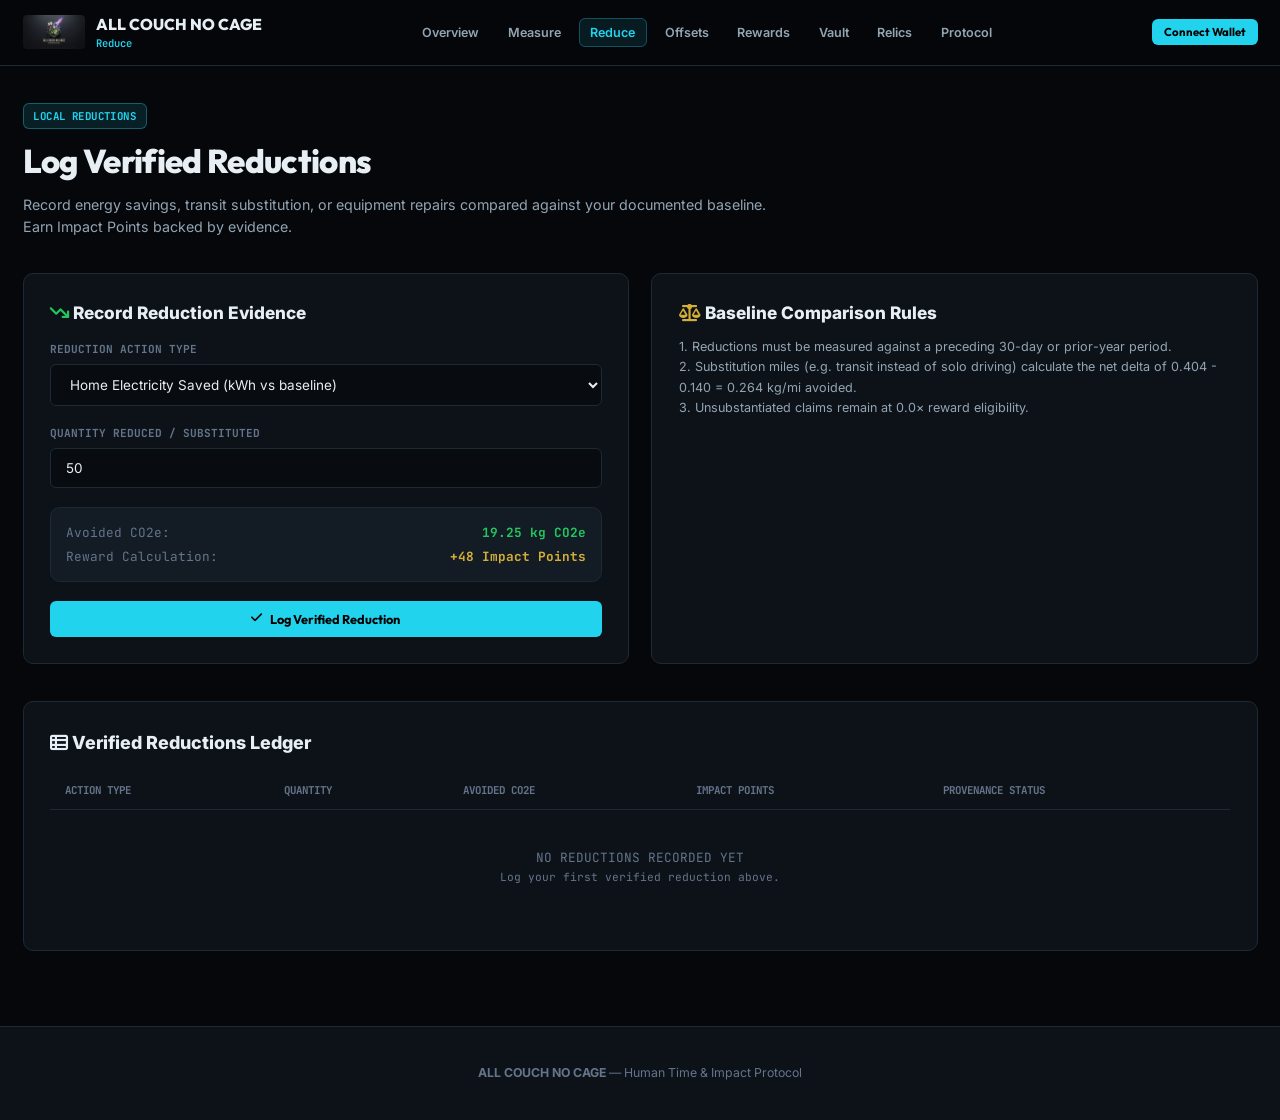
<file: apps/web/reduce.html>
<!DOCTYPE html>
<html lang="en">
<head>
  <meta charset="UTF-8" />
  <meta name="viewport" content="width=device-width, initial-scale=1.0" />
  <title>Reduce — ALL COUCH NO CAGE</title>
  <meta name="description" content="Compare against a documented baseline and log verified reductions." />
  
  <link rel="preconnect" href="https://fonts.googleapis.com" />
  <link rel="preconnect" href="https://fonts.gstatic.com" crossorigin />
  <link href="https://fonts.googleapis.com/css2?family=Outfit:wght@600;700;800;900&family=Inter:wght@400;500;600;700&family=JetBrains+Mono:wght@400;500;700&display=swap" rel="stylesheet" />
  <link rel="stylesheet" href="https://cdnjs.cloudflare.com/ajax/libs/font-awesome/6.4.0/css/all.min.css" />
  <link rel="stylesheet" href="assets/css/app.css" />
</head>
<body data-page="reduce">

  <div class="ambient-glow glow-cyan"></div>

  <header class="header-nav">
    <div class="nav-inner">
      <a href="index.html" class="brand-link">
        <img src="assets/images/official_logo.png" alt="Logo" class="brand-logo" />
        <div>
          <span class="brand-title">ALL COUCH NO CAGE</span>
          <span class="brand-subtitle">Reduce</span>
        </div>
      </a>

      <ul class="nav-menu">
        <li><a href="index.html">Overview</a></li>
        <li><a href="measure.html">Measure</a></li>
        <li><a href="reduce.html" class="active">Reduce</a></li>
        <li><a href="offsets.html">Offsets</a></li>
        <li><a href="rewards.html">Rewards</a></li>
        <li><a href="vault.html">Vault</a></li>
        <li><a href="relics.html">Relics</a></li>
        <li><a href="protocol.html">Protocol</a></li>
      </ul>

      <div>
        <button class="btn btn-primary btn-sm" id="globalWalletBtn">Connect Wallet</button>
      </div>
    </div>
  </header>

  <main class="main-content">
    <div class="page-intro">
      <div style="margin-bottom: 0.5rem;"><span class="badge badge-local">LOCAL REDUCTIONS</span></div>
      <h1 class="page-heading">Log Verified Reductions</h1>
      <p class="page-subtext">
        Record energy savings, transit substitution, or equipment repairs compared against your documented baseline. Earn Impact Points backed by evidence.
      </p>
    </div>

    <!-- Reduction Input Panel -->
    <div class="grid-2" style="margin-bottom: 2.5rem;">
      <div class="panel">
        <h3 style="font-size: 1.15rem; font-weight: 800; margin-bottom: 1rem;">
          <i class="fa-solid fa-arrow-trend-down" style="color: var(--status-live);"></i> Record Reduction Evidence
        </h3>

        <div class="form-group">
          <label class="form-label">Reduction Action Type</label>
          <select id="reduceTypeSelect" class="form-control">
            <option value="electricity" selected>Home Electricity Saved (kWh vs baseline)</option>
            <option value="transit">Transit / Cycling Commute (Miles substituted)</option>
            <option value="repair">Hardware Repair / Reuse (Embodied kg CO2e avoided)</option>
          </select>
        </div>

        <div class="form-group">
          <label class="form-label">Quantity Reduced / Substituted</label>
          <input type="number" id="reduceQtyInput" class="form-control" value="50" min="1" step="any" />
        </div>

        <div class="panel panel-elevated" style="margin-bottom: 1.25rem; padding: 1rem;">
          <div style="display: flex; justify-content: space-between; font-family: var(--font-mono); font-size: 0.85rem; margin-bottom: 0.35rem;">
            <span style="color: var(--text-muted);">Avoided CO2e:</span>
            <strong style="color: var(--status-live);" id="reduceAvoidedCo2">19.25 kg CO2e</strong>
          </div>
          <div style="display: flex; justify-content: space-between; font-family: var(--font-mono); font-size: 0.85rem;">
            <span style="color: var(--text-muted);">Reward Calculation:</span>
            <strong style="color: var(--status-verified);" id="reduceEarnedPts">+48 Impact Points</strong>
          </div>
        </div>

        <button class="btn btn-primary" id="reduceAddBtn" style="width: 100%;">
          <i class="fa-solid fa-check"></i> Log Verified Reduction
        </button>
      </div>

      <div class="panel">
        <h3 style="font-size: 1.15rem; font-weight: 800; margin-bottom: 0.75rem;">
          <i class="fa-solid fa-scale-balanced" style="color: var(--status-verified);"></i> Baseline Comparison Rules
        </h3>
        <p style="font-size: 0.84rem; color: var(--text-secondary); line-height: 1.6;">
          1. Reductions must be measured against a preceding 30-day or prior-year period.<br />
          2. Substitution miles (e.g. transit instead of solo driving) calculate the net delta of 0.404 - 0.140 = 0.264 kg/mi avoided.<br />
          3. Unsubstantiated claims remain at 0.0× reward eligibility.
        </p>
      </div>
    </div>

    <!-- Reductions Ledger Table -->
    <div class="panel">
      <h3 style="font-size: 1.2rem; font-weight: 800; margin-bottom: 1rem;">
        <i class="fa-solid fa-table-list"></i> Verified Reductions Ledger
      </h3>

      <div class="table-responsive">
        <table class="data-table">
          <thead>
            <tr>
              <th>Action Type</th>
              <th>Quantity</th>
              <th>Avoided CO2e</th>
              <th>Impact Points</th>
              <th>Provenance Status</th>
            </tr>
          </thead>
          <tbody id="reduceTableBody"></tbody>
        </table>
      </div>

      <div id="reduceEmptyNotice" style="text-align: center; padding: 2.5rem; color: var(--text-muted); font-family: var(--font-mono); font-size: 0.85rem;">
        NO REDUCTIONS RECORDED YET<br />
        <span style="font-size: 0.75rem;">Log your first verified reduction above.</span>
      </div>
    </div>
  </main>

  <footer class="footer">
    <div><strong>ALL COUCH NO CAGE</strong> — Human Time & Impact Protocol</div>
  </footer>

  <script src="assets/js/state.js"></script>
  <script src="assets/js/receipts.js"></script>
  <script src="assets/js/wallet.js"></script>
  <script src="assets/js/app.js"></script>
</body>
</html>
</file>
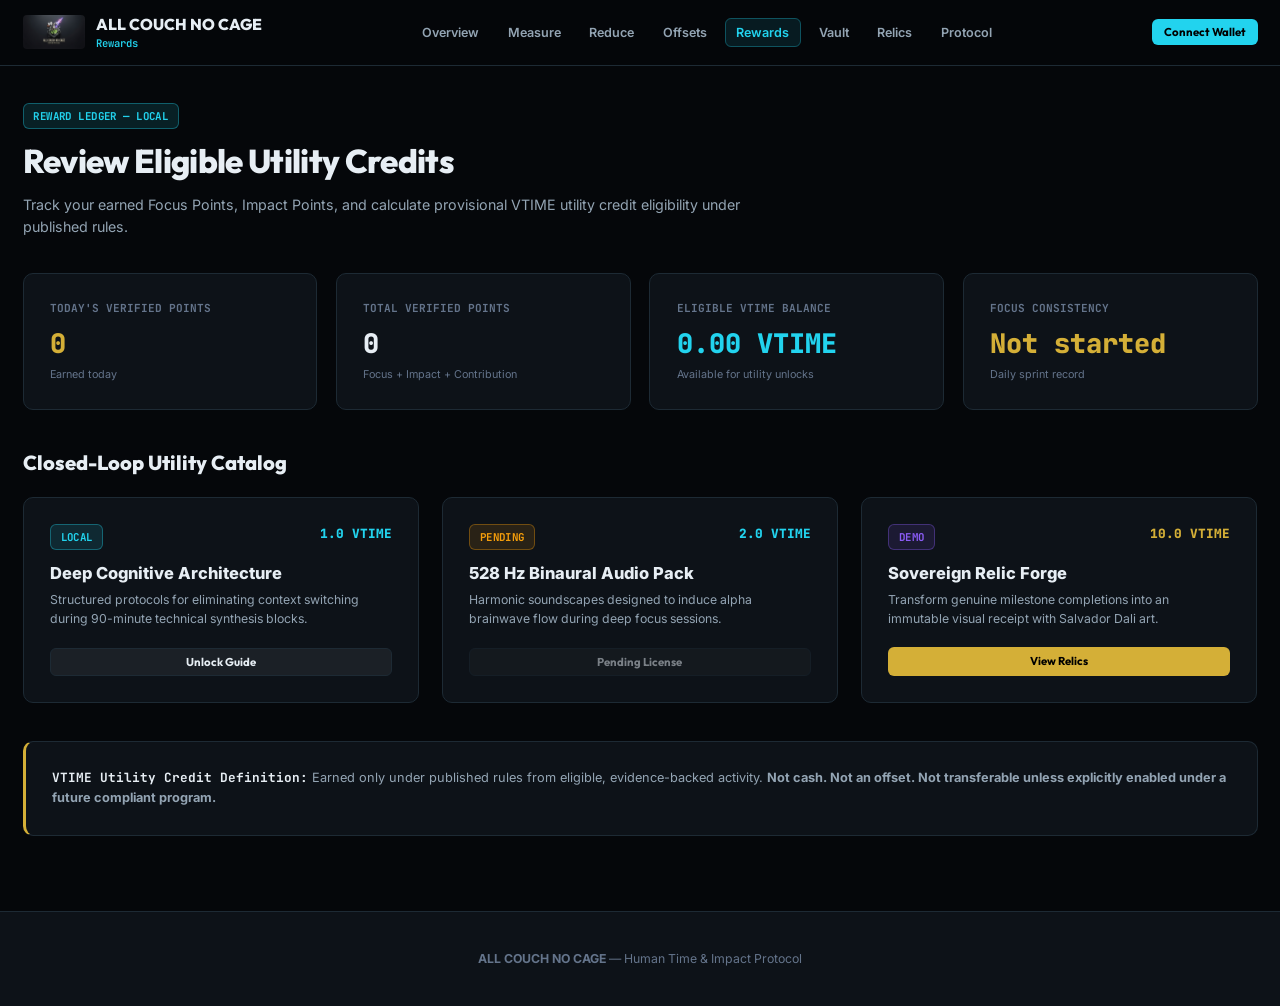
<file: apps/web/rewards.html>
<!DOCTYPE html>
<html lang="en">
<head>
  <meta charset="UTF-8" />
  <meta name="viewport" content="width=device-width, initial-scale=1.0" />
  <title>Rewards — ALL COUCH NO CAGE</title>
  <meta name="description" content="Review earned provisional and verified utility eligibility." />
  
  <link rel="preconnect" href="https://fonts.googleapis.com" />
  <link rel="preconnect" href="https://fonts.gstatic.com" crossorigin />
  <link href="https://fonts.googleapis.com/css2?family=Outfit:wght@600;700;800;900&family=Inter:wght@400;500;600;700&family=JetBrains+Mono:wght@400;500;700&display=swap" rel="stylesheet" />
  <link rel="stylesheet" href="https://cdnjs.cloudflare.com/ajax/libs/font-awesome/6.4.0/css/all.min.css" />
  <link rel="stylesheet" href="assets/css/app.css" />
</head>
<body data-page="rewards">

  <div class="ambient-glow glow-cyan"></div>

  <header class="header-nav">
    <div class="nav-inner">
      <a href="index.html" class="brand-link">
        <img src="assets/images/official_logo.png" alt="Logo" class="brand-logo" />
        <div>
          <span class="brand-title">ALL COUCH NO CAGE</span>
          <span class="brand-subtitle">Rewards</span>
        </div>
      </a>

      <ul class="nav-menu">
        <li><a href="index.html">Overview</a></li>
        <li><a href="measure.html">Measure</a></li>
        <li><a href="reduce.html">Reduce</a></li>
        <li><a href="offsets.html">Offsets</a></li>
        <li><a href="rewards.html" class="active">Rewards</a></li>
        <li><a href="vault.html">Vault</a></li>
        <li><a href="relics.html">Relics</a></li>
        <li><a href="protocol.html">Protocol</a></li>
      </ul>

      <div>
        <button class="btn btn-primary btn-sm" id="globalWalletBtn">Connect Wallet</button>
      </div>
    </div>
  </header>

  <main class="main-content">
    <div class="page-intro">
      <div style="margin-bottom: 0.5rem;"><span class="badge badge-local">REWARD LEDGER — LOCAL</span></div>
      <h1 class="page-heading">Review Eligible Utility Credits</h1>
      <p class="page-subtext">
        Track your earned Focus Points, Impact Points, and calculate provisional VTIME utility credit eligibility under published rules.
      </p>
    </div>

    <!-- Verified Stats Grid (Strict 0 Zero Default) -->
    <div class="grid-4" style="margin-bottom: 2.5rem;">
      <div class="panel">
        <div class="form-label">Today's Verified Points</div>
        <div style="font-size: 1.8rem; font-weight: 800; font-family: var(--font-mono); color: var(--status-verified);" id="rewardsTodayPts">0</div>
        <div style="font-size: 0.72rem; color: var(--text-muted); margin-top: 0.25rem;">Earned today</div>
      </div>

      <div class="panel">
        <div class="form-label">Total Verified Points</div>
        <div style="font-size: 1.8rem; font-weight: 800; font-family: var(--font-mono); color: var(--text-primary);" id="rewardsTotalPts">0</div>
        <div style="font-size: 0.72rem; color: var(--text-muted); margin-top: 0.25rem;">Focus + Impact + Contribution</div>
      </div>

      <div class="panel">
        <div class="form-label">Eligible VTIME Balance</div>
        <div style="font-size: 1.8rem; font-weight: 800; font-family: var(--font-mono); color: var(--status-local);" id="rewardsVTime">0.00 VTIME</div>
        <div style="font-size: 0.72rem; color: var(--text-muted); margin-top: 0.25rem;">Available for utility unlocks</div>
      </div>

      <div class="panel">
        <div class="form-label">Focus Consistency</div>
        <div style="font-size: 1.8rem; font-weight: 800; font-family: var(--font-mono); color: var(--status-verified);" id="rewardsStreak">Not started</div>
        <div style="font-size: 0.72rem; color: var(--text-muted); margin-top: 0.25rem;">Daily sprint record</div>
      </div>
    </div>

    <!-- Utility Unlocks Catalog -->
    <div style="margin-bottom: 2.5rem;">
      <h2 style="font-family: var(--font-display); font-size: 1.35rem; font-weight: 800; margin-bottom: 1.25rem;">
        Closed-Loop Utility Catalog
      </h2>

      <div class="grid-3">
        <div class="panel" style="display: flex; flex-direction: column; justify-content: space-between;">
          <div>
            <div style="display: flex; justify-content: space-between; margin-bottom: 0.75rem;">
              <span class="badge badge-local">LOCAL</span>
              <span style="font-family: var(--font-mono); font-size: 0.85rem; color: var(--status-local); font-weight: 800;">1.0 VTIME</span>
            </div>
            <h3 style="font-size: 1.1rem; font-weight: 800; margin-bottom: 0.35rem;">Deep Cognitive Architecture</h3>
            <p style="font-size: 0.82rem; color: var(--text-secondary); margin-bottom: 1.25rem; line-height: 1.5;">
              Structured protocols for eliminating context switching during 90-minute technical synthesis blocks.
            </p>
          </div>
          <button class="btn btn-secondary btn-sm" style="width: 100%;">Unlock Guide</button>
        </div>

        <div class="panel" style="display: flex; flex-direction: column; justify-content: space-between;">
          <div>
            <div style="display: flex; justify-content: space-between; margin-bottom: 0.75rem;">
              <span class="badge badge-pending">PENDING</span>
              <span style="font-family: var(--font-mono); font-size: 0.85rem; color: var(--status-local); font-weight: 800;">2.0 VTIME</span>
            </div>
            <h3 style="font-size: 1.1rem; font-weight: 800; margin-bottom: 0.35rem;">528 Hz Binaural Audio Pack</h3>
            <p style="font-size: 0.82rem; color: var(--text-secondary); margin-bottom: 1.25rem; line-height: 1.5;">
              Harmonic soundscapes designed to induce alpha brainwave flow during deep focus sessions.
            </p>
          </div>
          <button class="btn btn-secondary btn-sm" style="width: 100%; opacity: 0.5;" disabled>Pending License</button>
        </div>

        <div class="panel" style="display: flex; flex-direction: column; justify-content: space-between;">
          <div>
            <div style="display: flex; justify-content: space-between; margin-bottom: 0.75rem;">
              <span class="badge badge-demo">DEMO</span>
              <span style="font-family: var(--font-mono); font-size: 0.85rem; color: var(--status-verified); font-weight: 800;">10.0 VTIME</span>
            </div>
            <h3 style="font-size: 1.1rem; font-weight: 800; margin-bottom: 0.35rem;">Sovereign Relic Forge</h3>
            <p style="font-size: 0.82rem; color: var(--text-secondary); margin-bottom: 1.25rem; line-height: 1.5;">
              Transform genuine milestone completions into an immutable visual receipt with Salvador Dali art.
            </p>
          </div>
          <a href="relics.html" class="btn btn-gold btn-sm" style="width: 100%;">View Relics</a>
        </div>
      </div>
    </div>

    <!-- Closed-Loop Disclosure Notice -->
    <div class="panel" style="border-left: 3px solid var(--status-verified);">
      <div style="font-size: 0.85rem; color: var(--text-secondary); line-height: 1.6;">
        <strong style="color: var(--text-primary); font-family: var(--font-mono);">VTIME Utility Credit Definition:</strong> 
        Earned only under published rules from eligible, evidence-backed activity. <strong>Not cash. Not an offset. Not transferable unless explicitly enabled under a future compliant program.</strong>
      </div>
    </div>
  </main>

  <footer class="footer">
    <div><strong>ALL COUCH NO CAGE</strong> — Human Time & Impact Protocol</div>
  </footer>

  <script src="assets/js/state.js"></script>
  <script src="assets/js/receipts.js"></script>
  <script src="assets/js/wallet.js"></script>
  <script src="assets/js/app.js"></script>
</body>
</html>
</file>
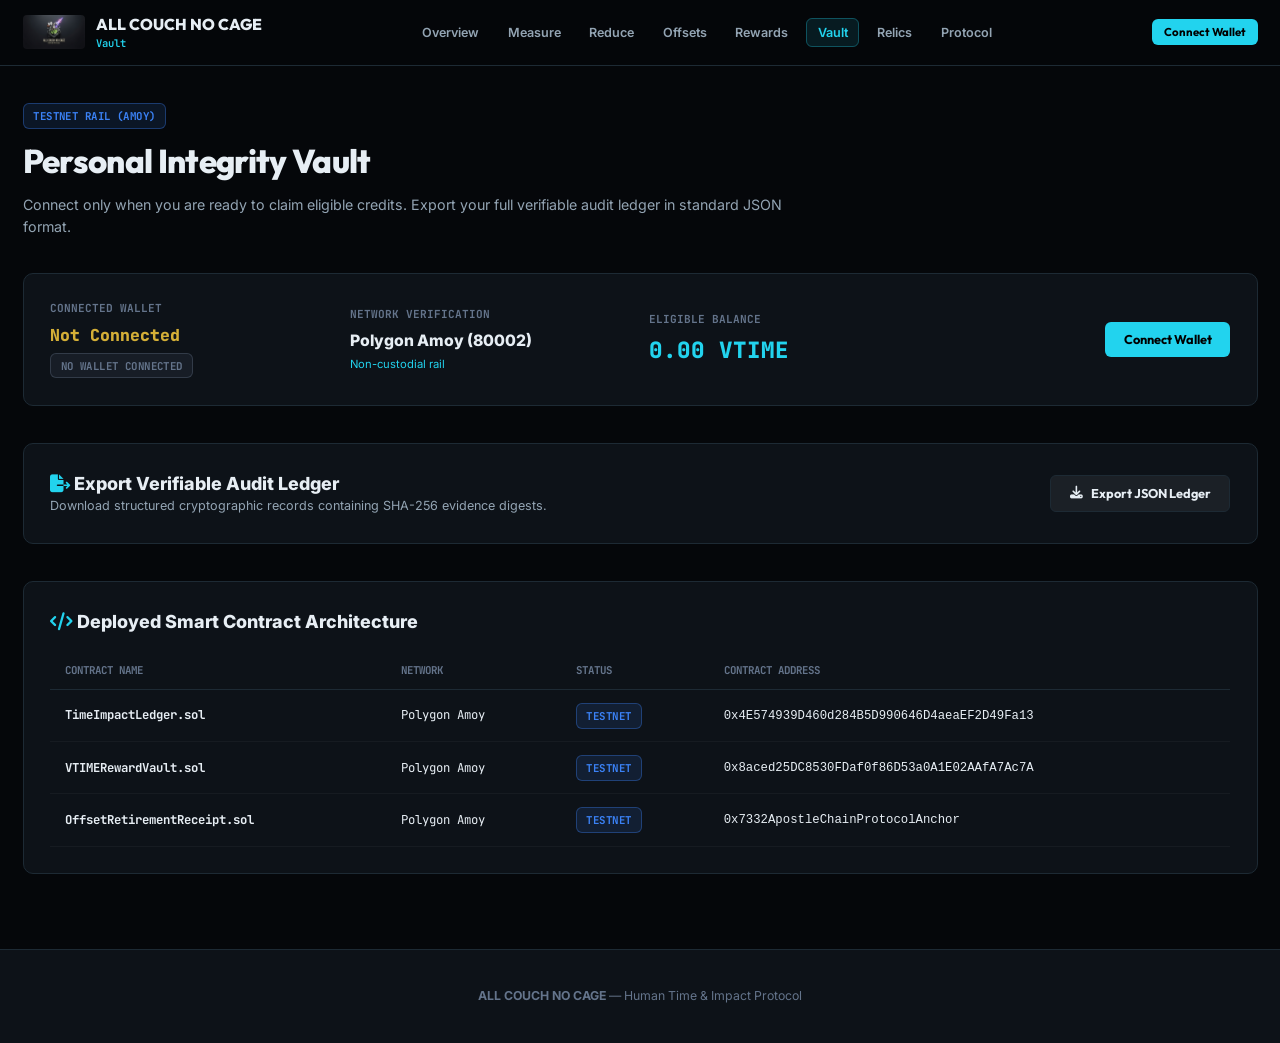
<file: apps/web/vault.html>
<!DOCTYPE html>
<html lang="en">
<head>
  <meta charset="UTF-8" />
  <meta name="viewport" content="width=device-width, initial-scale=1.0" />
  <title>Vault — ALL COUCH NO CAGE</title>
  <meta name="description" content="Connect wallet, inspect signed claims, and export full JSON audit ledger." />
  
  <link rel="preconnect" href="https://fonts.googleapis.com" />
  <link rel="preconnect" href="https://fonts.gstatic.com" crossorigin />
  <link href="https://fonts.googleapis.com/css2?family=Outfit:wght@600;700;800;900&family=Inter:wght@400;500;600;700&family=JetBrains+Mono:wght@400;500;700&display=swap" rel="stylesheet" />
  <link rel="stylesheet" href="https://cdnjs.cloudflare.com/ajax/libs/font-awesome/6.4.0/css/all.min.css" />
  <link rel="stylesheet" href="assets/css/app.css" />
</head>
<body data-page="vault">

  <div class="ambient-glow glow-cyan"></div>

  <header class="header-nav">
    <div class="nav-inner">
      <a href="index.html" class="brand-link">
        <img src="assets/images/official_logo.png" alt="Logo" class="brand-logo" />
        <div>
          <span class="brand-title">ALL COUCH NO CAGE</span>
          <span class="brand-subtitle">Vault</span>
        </div>
      </a>

      <ul class="nav-menu">
        <li><a href="index.html">Overview</a></li>
        <li><a href="measure.html">Measure</a></li>
        <li><a href="reduce.html">Reduce</a></li>
        <li><a href="offsets.html">Offsets</a></li>
        <li><a href="rewards.html">Rewards</a></li>
        <li><a href="vault.html" class="active">Vault</a></li>
        <li><a href="relics.html">Relics</a></li>
        <li><a href="protocol.html">Protocol</a></li>
      </ul>

      <div>
        <button class="btn btn-primary btn-sm" id="globalWalletBtn">Connect Wallet</button>
      </div>
    </div>
  </header>

  <main class="main-content">
    <div class="page-intro">
      <div style="margin-bottom: 0.5rem;"><span class="badge badge-testnet">TESTNET RAIL (AMOY)</span></div>
      <h1 class="page-heading">Personal Integrity Vault</h1>
      <p class="page-subtext">
        Connect only when you are ready to claim eligible credits. Export your full verifiable audit ledger in standard JSON format.
      </p>
    </div>

    <!-- Wallet Connection Card (Honest Disconnected Default) -->
    <div class="panel" style="margin-bottom: 2.5rem;">
      <div class="grid-4" style="align-items: center;">
        <div>
          <div class="form-label">Connected Wallet</div>
          <div style="font-size: 1.1rem; font-weight: 800; font-family: var(--font-mono); color: var(--status-verified);" id="vaultWalletAddr">Not Connected</div>
          <div style="margin-top: 0.35rem;" id="vaultWalletStatus">
            <span class="badge badge-nodata">NO WALLET CONNECTED</span>
          </div>
        </div>

        <div>
          <div class="form-label">Network Verification</div>
          <div style="font-size: 1.05rem; font-weight: 800; color: var(--text-primary);">Polygon Amoy (80002)</div>
          <div style="font-size: 0.75rem; color: var(--status-local); margin-top: 0.25rem;">Non-custodial rail</div>
        </div>

        <div>
          <div class="form-label">Eligible Balance</div>
          <div style="font-size: 1.5rem; font-weight: 800; font-family: var(--font-mono); color: var(--status-local);" id="vaultEligibleVTime">0.00 VTIME</div>
        </div>

        <div style="text-align: right;">
          <button class="btn btn-primary" id="vaultConnectBtn">Connect Wallet</button>
          <button class="btn btn-secondary" id="vaultDisconnectBtn" style="display: none;">Disconnect</button>
        </div>
      </div>
    </div>

    <!-- Verifiable Ledger Export -->
    <div class="panel" style="margin-bottom: 2.5rem;">
      <div style="display: flex; justify-content: space-between; align-items: center; flex-wrap: wrap; gap: 1rem;">
        <div>
          <h3 style="font-size: 1.2rem; font-weight: 800;"><i class="fa-solid fa-file-export" style="color: var(--status-local);"></i> Export Verifiable Audit Ledger</h3>
          <p style="font-size: 0.84rem; color: var(--text-secondary);">Download structured cryptographic records containing SHA-256 evidence digests.</p>
        </div>
        <button class="btn btn-secondary" id="vaultExportBtn">
          <i class="fa-solid fa-download"></i> Export JSON Ledger
        </button>
      </div>
    </div>

    <!-- On-Chain Smart Contract Reference -->
    <div class="panel">
      <h3 style="font-size: 1.2rem; font-weight: 800; margin-bottom: 1rem;">
        <i class="fa-solid fa-code" style="color: var(--status-local);"></i> Deployed Smart Contract Architecture
      </h3>

      <div class="table-responsive">
        <table class="data-table">
          <thead>
            <tr>
              <th>Contract Name</th>
              <th>Network</th>
              <th>Status</th>
              <th>Contract Address</th>
            </tr>
          </thead>
          <tbody>
            <tr>
              <td><strong>TimeImpactLedger.sol</strong></td>
              <td>Polygon Amoy</td>
              <td><span class="badge badge-testnet">TESTNET</span></td>
              <td><code>0x4E574939D460d284B5D990646D4aeaEF2D49Fa13</code></td>
            </tr>
            <tr>
              <td><strong>VTIMERewardVault.sol</strong></td>
              <td>Polygon Amoy</td>
              <td><span class="badge badge-testnet">TESTNET</span></td>
              <td><code>0x8aced25DC8530FDaf0f86D53a0A1E02AAfA7Ac7A</code></td>
            </tr>
            <tr>
              <td><strong>OffsetRetirementReceipt.sol</strong></td>
              <td>Polygon Amoy</td>
              <td><span class="badge badge-testnet">TESTNET</span></td>
              <td><code>0x7332ApostleChainProtocolAnchor</code></td>
            </tr>
          </tbody>
        </table>
      </div>
    </div>
  </main>

  <footer class="footer">
    <div><strong>ALL COUCH NO CAGE</strong> — Human Time & Impact Protocol</div>
  </footer>

  <script src="assets/js/state.js"></script>
  <script src="assets/js/receipts.js"></script>
  <script src="assets/js/wallet.js"></script>
  <script src="assets/js/app.js"></script>
</body>
</html>
</file>
<file: apps/web/assets/css/app.css>
/* ==========================================================================
   ALL COUCH NO CAGE — CANONICAL DESIGN SYSTEM (V4.0)
   Base: #05070A near-black | Surface: #0D1218 graphite | Borders: #1D2A34
   Primary Text: #E7EEF4 cool white | Secondary Text: #93A4B3 steel gray
   Live: #22C55E emerald | Local: #22D3EE cyan | Testnet: #3B82F6 blue
   Demo: #8B5CF6 violet | Pending: #F59E0B amber | No Data: #64748B slate
   Rejected: #EF4444 red | Verified: #D4AF37 restrained gold
   ========================================================================== */

:root {
  --bg-base: #05070a;
  --bg-surface: #0d1218;
  --bg-surface-elevated: #131b24;
  --bg-input: #080c10;
  --border-subtle: #1d2a34;
  --border-focus: #22d3ee;

  --text-primary: #e7eef4;
  --text-secondary: #93a4b3;
  --text-muted: #64748b;

  --status-live: #22c55e;
  --status-local: #22d3ee;
  --status-testnet: #3b82f6;
  --status-demo: #8b5cf6;
  --status-pending: #f59e0b;
  --status-nodata: #64748b;
  --status-rejected: #ef4444;
  --status-verified: #d4af37;

  --font-sans: 'Inter', -apple-system, BlinkMacSystemFont, 'Segoe UI', Roboto, sans-serif;
  --font-display: 'Outfit', sans-serif;
  --font-mono: 'JetBrains Mono', monospace;

  --radius-sm: 6px;
  --radius-md: 10px;
  --radius-lg: 14px;
}

* { box-sizing: border-box; margin: 0; padding: 0; }
html { background-color: var(--bg-base); color: var(--text-primary); font-family: var(--font-sans); font-size: 15px; line-height: 1.5; scroll-behavior: smooth; }
body { min-height: 100vh; display: flex; flex-direction: column; background-color: var(--bg-base); }

/* Ambient lighting */
.ambient-glow { position: fixed; border-radius: 50%; filter: blur(140px); pointer-events: none; z-index: -1; opacity: 0.12; }
.glow-cyan { top: -10%; right: 10%; width: 45vw; height: 45vw; background: radial-gradient(circle, var(--status-local), transparent 70%); }
.glow-gold { bottom: -10%; left: 10%; width: 45vw; height: 45vw; background: radial-gradient(circle, var(--status-verified), transparent 70%); }

/* Institutional Card Panels */
.panel {
  background: var(--bg-surface);
  border: 1px solid var(--border-subtle);
  border-radius: var(--radius-md);
  padding: 1.75rem;
  transition: border-color 0.2s ease, transform 0.2s ease;
}
.panel:hover { border-color: rgba(255, 255, 255, 0.18); }
.panel-elevated { background: var(--bg-surface-elevated); }

/* Standardized Status Indicators */
.badge {
  display: inline-flex;
  align-items: center;
  gap: 0.4rem;
  padding: 0.25rem 0.65rem;
  font-family: var(--font-mono);
  font-size: 0.72rem;
  font-weight: 700;
  border-radius: var(--radius-sm);
  text-transform: uppercase;
  letter-spacing: 0.04em;
  white-space: nowrap;
}

.badge-live { background: rgba(34, 197, 94, 0.12); color: var(--status-live); border: 1px solid rgba(34, 197, 94, 0.35); }
.badge-local { background: rgba(34, 211, 238, 0.12); color: var(--status-local); border: 1px solid rgba(34, 211, 238, 0.35); }
.badge-testnet { background: rgba(59, 130, 246, 0.12); color: var(--status-testnet); border: 1px solid rgba(59, 130, 246, 0.35); }
.badge-demo { background: rgba(139, 92, 246, 0.12); color: var(--status-demo); border: 1px solid rgba(139, 92, 246, 0.35); }
.badge-pending { background: rgba(245, 158, 11, 0.12); color: var(--status-pending); border: 1px solid rgba(245, 158, 11, 0.35); }
.badge-nodata { background: rgba(100, 116, 139, 0.12); color: var(--status-nodata); border: 1px solid rgba(100, 116, 139, 0.35); }
.badge-rejected { background: rgba(239, 68, 68, 0.12); color: var(--status-rejected); border: 1px solid rgba(239, 68, 68, 0.35); }
.badge-verified { background: rgba(212, 175, 55, 0.15); color: var(--status-verified); border: 1px solid rgba(212, 175, 55, 0.45); }

/* Navigation */
.header-nav {
  position: sticky;
  top: 0;
  z-index: 100;
  background: rgba(5, 7, 10, 0.94);
  backdrop-filter: blur(16px);
  border-bottom: 1px solid var(--border-subtle);
}
.nav-inner {
  max-width: 1280px;
  margin: 0 auto;
  padding: 0.85rem 1.5rem;
  display: flex;
  align-items: center;
  justify-content: space-between;
}
.brand-link { display: flex; align-items: center; gap: 0.75rem; text-decoration: none; color: var(--text-primary); }
.brand-logo { height: 34px; width: auto; border-radius: 4px; }
.brand-title { font-family: var(--font-display); font-weight: 800; font-size: 1.05rem; }
.brand-subtitle { font-size: 0.7rem; color: var(--status-local); display: block; font-weight: 600; font-family: var(--font-mono); }

.nav-menu { display: flex; gap: 0.5rem; list-style: none; align-items: center; flex-wrap: wrap; }
.nav-menu a {
  color: var(--text-secondary);
  text-decoration: none;
  font-size: 0.84rem;
  font-weight: 600;
  padding: 0.4rem 0.7rem;
  border-radius: var(--radius-sm);
  transition: all 0.15s ease;
}
.nav-menu a:hover { color: var(--text-primary); background: rgba(255, 255, 255, 0.04); }
.nav-menu a.active { color: var(--status-local); background: rgba(34, 211, 238, 0.1); border: 1px solid rgba(34, 211, 238, 0.3); }

/* Buttons */
.btn {
  display: inline-flex;
  align-items: center;
  justify-content: center;
  gap: 0.5rem;
  font-family: var(--font-display);
  font-weight: 700;
  font-size: 0.85rem;
  padding: 0.65rem 1.25rem;
  border-radius: var(--radius-sm);
  border: none;
  cursor: pointer;
  text-decoration: none;
  transition: all 0.15s ease;
}
.btn-primary { background: var(--status-local); color: #000; }
.btn-primary:hover { background: #67e8f9; transform: translateY(-1px); }
.btn-gold { background: var(--status-verified); color: #000; }
.btn-gold:hover { background: #eab308; transform: translateY(-1px); }
.btn-secondary { background: rgba(255, 255, 255, 0.06); border: 1px solid var(--border-subtle); color: var(--text-primary); }
.btn-secondary:hover { background: rgba(255, 255, 255, 0.12); border-color: rgba(255, 255, 255, 0.25); }
.btn-sm { padding: 0.4rem 0.8rem; font-size: 0.76rem; }
.btn-lg { padding: 0.85rem 1.75rem; font-size: 0.95rem; }

/* Layout & Typography */
.main-content { max-width: 1280px; margin: 0 auto; padding: 2.5rem 1.5rem 5rem; flex: 1; width: 100%; }
.page-intro { margin-bottom: 2.25rem; }
.page-heading { font-family: var(--font-display); font-size: 2.2rem; font-weight: 800; letter-spacing: -0.02em; margin-bottom: 0.5rem; }
.page-subtext { color: var(--text-secondary); font-size: 0.95rem; max-width: 760px; line-height: 1.6; }

/* Hero Assessment Section */
.hero-card {
  background: var(--bg-surface);
  border: 1px solid var(--border-subtle);
  border-radius: var(--radius-lg);
  padding: 2.5rem;
  margin-bottom: 2.5rem;
}

/* Grids */
.grid-2 { display: grid; grid-template-columns: repeat(auto-fit, minmax(320px, 1fr)); gap: 1.5rem; }
.grid-3 { display: grid; grid-template-columns: repeat(auto-fit, minmax(280px, 1fr)); gap: 1.5rem; }
.grid-4 { display: grid; grid-template-columns: repeat(auto-fit, minmax(220px, 1fr)); gap: 1.25rem; }

/* Form Elements */
.form-group { margin-bottom: 1.25rem; }
.form-label { display: block; font-family: var(--font-mono); font-size: 0.74rem; font-weight: 700; color: var(--text-muted); text-transform: uppercase; margin-bottom: 0.4rem; }
.form-control {
  width: 100%;
  background: var(--bg-input);
  border: 1px solid var(--border-subtle);
  color: var(--text-primary);
  padding: 0.75rem 1rem;
  border-radius: var(--radius-sm);
  font-family: var(--font-sans);
  font-size: 0.9rem;
  outline: none;
  transition: border-color 0.15s ease;
}
.form-control:focus { border-color: var(--status-local); }

/* Tables */
.table-responsive { overflow-x: auto; }
.data-table { width: 100%; border-collapse: collapse; font-family: var(--font-mono); font-size: 0.82rem; }
.data-table th { text-align: left; padding: 0.75rem 1rem; color: var(--text-muted); border-bottom: 1px solid var(--border-subtle); text-transform: uppercase; font-size: 0.72rem; }
.data-table td { padding: 0.85rem 1rem; border-bottom: 1px solid rgba(255, 255, 255, 0.04); color: var(--text-primary); }
.data-table tr:hover td { background: rgba(255, 255, 255, 0.02); }

/* Evidence Hash & Fingerprint */
.evidence-hash {
  display: inline-flex;
  align-items: center;
  gap: 0.4rem;
  background: #000;
  border: 1px solid var(--border-subtle);
  padding: 0.35rem 0.65rem;
  border-radius: var(--radius-sm);
  font-family: var(--font-mono);
  font-size: 0.72rem;
  color: var(--status-local);
}

/* Tabs */
.tabs-bar { display: flex; gap: 0.5rem; border-bottom: 1px solid var(--border-subtle); margin-bottom: 1.75rem; overflow-x: auto; }
.tab-link {
  background: none;
  border: none;
  color: var(--text-secondary);
  font-family: var(--font-mono);
  font-size: 0.82rem;
  font-weight: 700;
  padding: 0.65rem 1.1rem;
  border-radius: var(--radius-sm) var(--radius-sm) 0 0;
  cursor: pointer;
}
.tab-link:hover { color: var(--text-primary); background: rgba(255, 255, 255, 0.04); }
.tab-link.active { color: var(--status-local); border-bottom: 2px solid var(--status-local); background: rgba(34, 211, 238, 0.08); }
.tab-content { display: none; }
.tab-content.active { display: block; }

/* Footer */
.footer {
  border-top: 1px solid var(--border-subtle);
  padding: 2.5rem 1.5rem;
  text-align: center;
  background: var(--bg-surface);
  font-size: 0.82rem;
  color: var(--text-muted);
}
.footer a { color: var(--text-secondary); text-decoration: none; }
.footer a:hover { color: var(--status-local); }
</file>
